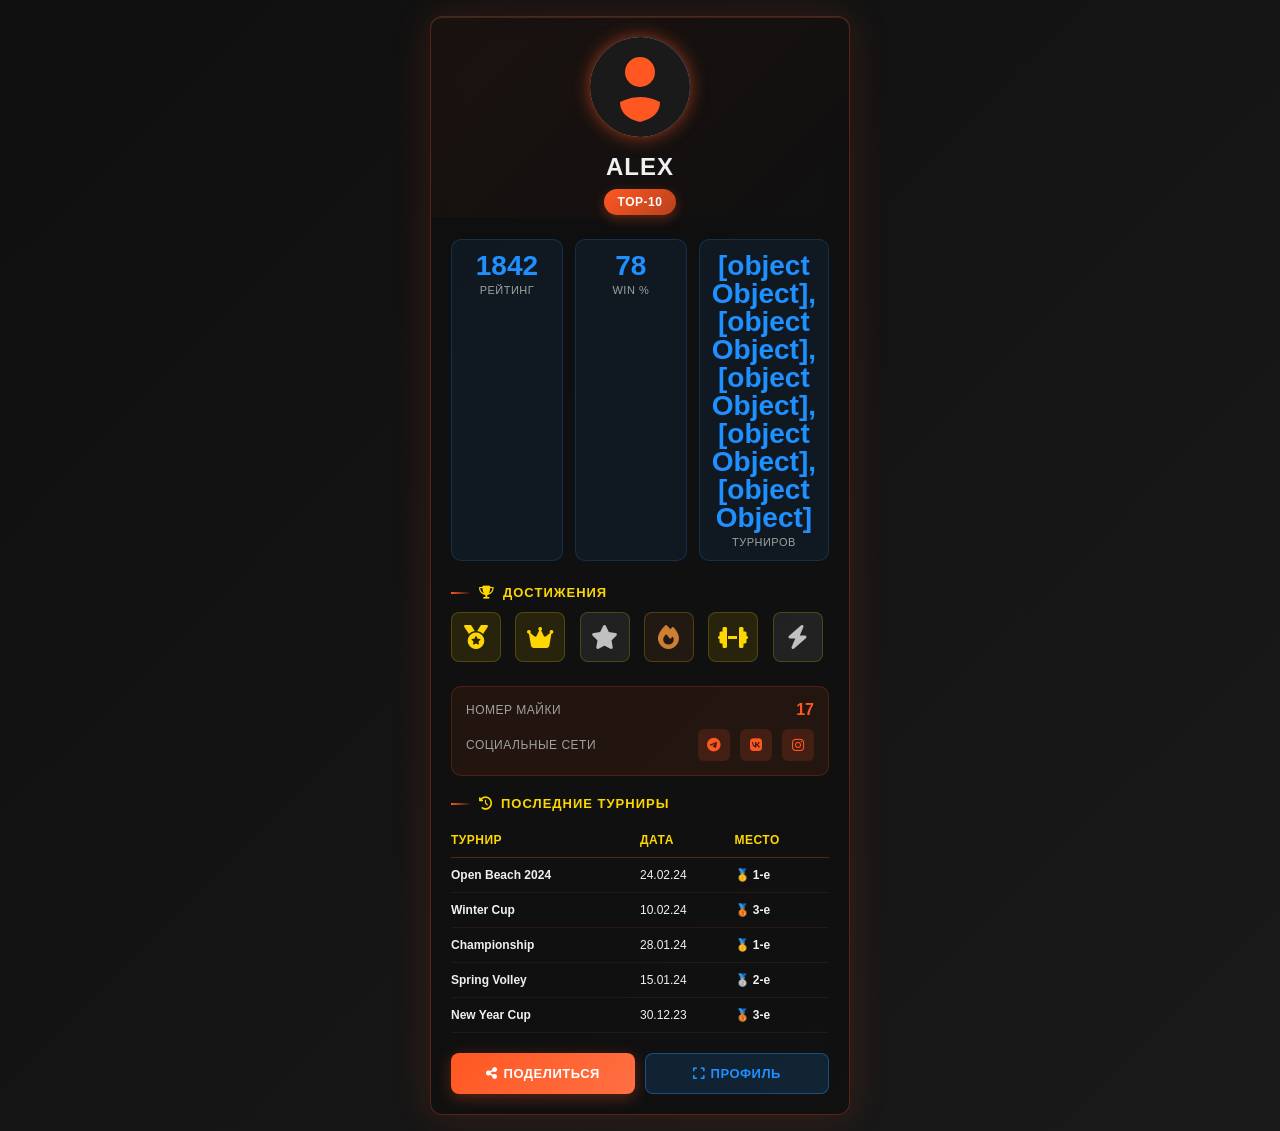
<file: player-card.html>
<!DOCTYPE html>
<html lang="ru">
<head>
  <meta charset="UTF-8">
  <meta name="viewport" content="width=device-width, initial-scale=1.0">
  <title>Карточка игрока (prototype) — Volley</title>
  <meta http-equiv="refresh" content="0; url=prototypes/player-card.html">
  <style>
    body { font-family: system-ui, -apple-system, Segoe UI, Roboto, sans-serif; padding: 24px; line-height: 1.5; }
    code { background: #f2f2f2; padding: 2px 6px; border-radius: 6px; }
  </style>
</head>
<body>
  <p>Эта страница переехала в <code>prototypes/player-card.html</code>.</p>
  <p><a href="prototypes/player-card.html">Открыть прототип</a></p>
</body>
</html>
</file>
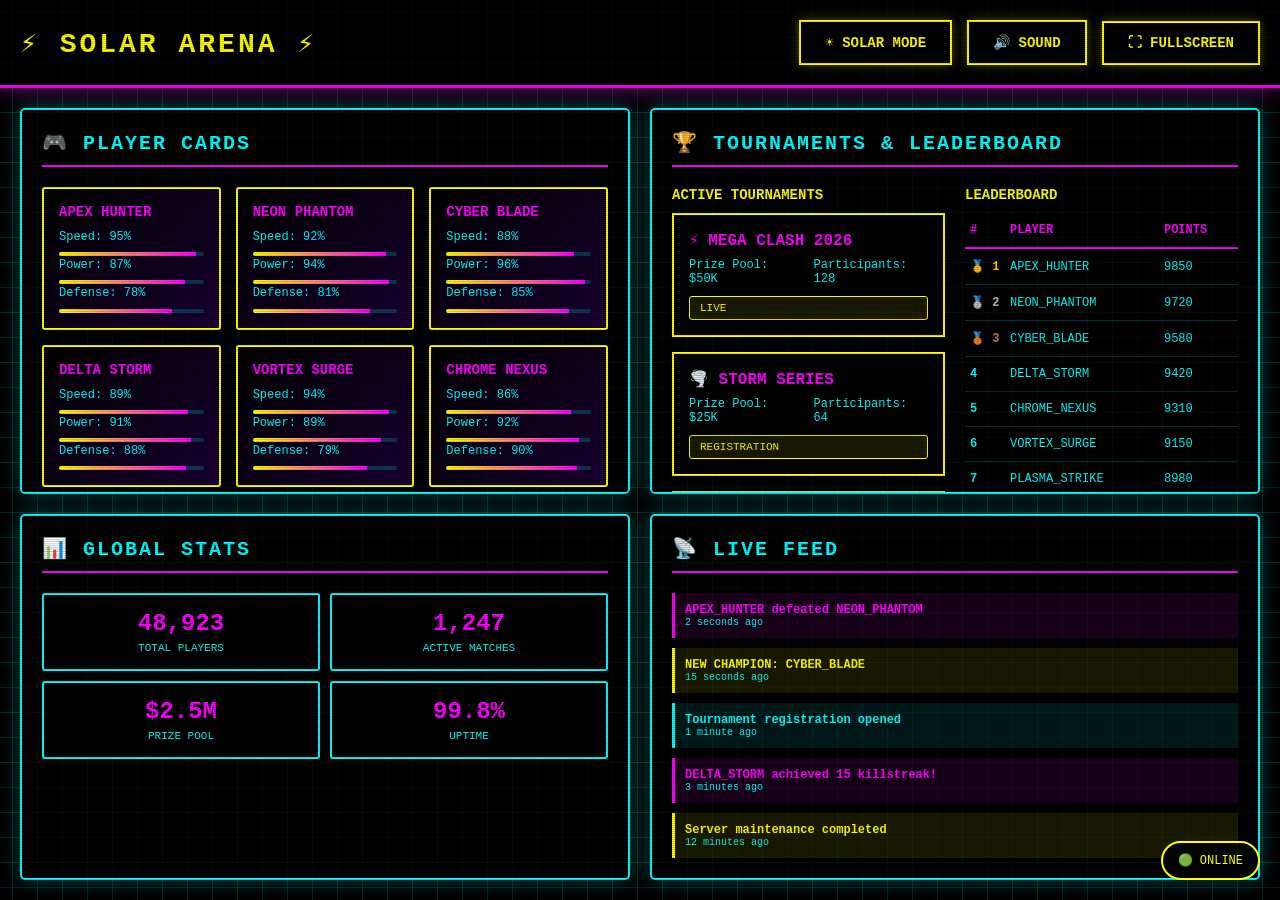
<file: showcase.html>
<!DOCTYPE html>
<html lang="en">
<head>
    <meta charset="UTF-8">
    <meta name="viewport" content="width=device-width, initial-scale=1.0">
    <meta name="description" content="Solar Cyberpunk Arena - The most insane gaming platform ever created">
    <meta name="theme-color" content="#000000">
    <meta name="mobile-web-app-capable" content="yes">
    <meta name="apple-mobile-web-app-capable" content="yes">
    <meta name="apple-mobile-web-app-status-bar-style" content="black-translucent">
    <title>⚡ SOLAR CYBERPUNK ARENA ⚡</title>
    <style>
        * {
            margin: 0;
            padding: 0;
            box-sizing: border-box;
        }

        :root {
            --primary: #FFFF00;
            --secondary: #FF00FF;
            --tertiary: #00FFFF;
            --dark-bg: #000000;
            --light-bg: #FFFFFF;
            --grid-size: 2px;
        }

        html, body {
            font-family: 'Courier New', monospace;
            background: var(--dark-bg);
            color: var(--primary);
            overflow: hidden;
            height: 100vh;
            width: 100vw;
        }

        /* SOLAR MODE */
        body.solar-mode {
            background: linear-gradient(135deg, #FFFF00 0%, #FFD700 25%, #FFA500 50%, #FF00FF 75%, #00FFFF 100%);
            background-size: 400% 400%;
            animation: solargradient 15s ease infinite;
        }

        body.solar-mode * {
            text-shadow: 0 0 10px #000, 0 0 20px rgba(0,0,0,0.5);
        }

        @keyframes solargradient {
            0% { background-position: 0% 50%; }
            50% { background-position: 100% 50%; }
            100% { background-position: 0% 50%; }
        }

        /* GRID BACKGROUND */
        .grid-bg {
            position: fixed;
            top: 0;
            left: 0;
            width: 100%;
            height: 100%;
            background-image:
                linear-gradient(0deg, transparent 24%, rgba(0,255,255,.15) 25%, rgba(0,255,255,.15) 26%, transparent 27%, transparent 74%, rgba(0,255,255,.15) 75%, rgba(0,255,255,.15) 76%, transparent 77%, transparent),
                linear-gradient(90deg, transparent 24%, rgba(0,255,255,.15) 25%, rgba(0,255,255,.15) 26%, transparent 27%, transparent 74%, rgba(0,255,255,.15) 75%, rgba(0,255,255,.15) 76%, transparent 77%, transparent);
            background-size: 50px 50px;
            pointer-events: none;
            z-index: 1;
            animation: gridmove 20s linear infinite;
        }

        @keyframes gridmove {
            0% { transform: translateY(0); }
            100% { transform: translateY(50px); }
        }

        /* MAIN CONTAINER */
        .container {
            position: relative;
            z-index: 2;
            width: 100%;
            height: 100%;
            display: flex;
            flex-direction: column;
        }

        /* HEADER */
        .header {
            padding: 20px;
            background: rgba(0, 0, 0, 0.8);
            border-bottom: 3px solid var(--secondary);
            display: flex;
            justify-content: space-between;
            align-items: center;
            box-shadow: 0 0 20px rgba(255, 0, 255, 0.5);
        }

        .logo {
            font-size: 28px;
            font-weight: bold;
            text-transform: uppercase;
            letter-spacing: 3px;
            animation: glow 2s ease-in-out infinite;
        }

        @keyframes glow {
            0%, 100% { text-shadow: 0 0 10px var(--primary), 0 0 20px var(--secondary); }
            50% { text-shadow: 0 0 20px var(--primary), 0 0 40px var(--secondary), 0 0 60px var(--tertiary); }
        }

        .header-controls {
            display: flex;
            gap: 15px;
            align-items: center;
        }

        .btn {
            padding: 12px 24px;
            border: 2px solid var(--primary);
            background: rgba(0, 0, 0, 0.5);
            color: var(--primary);
            cursor: pointer;
            font-family: 'Courier New', monospace;
            font-size: 14px;
            font-weight: bold;
            text-transform: uppercase;
            transition: all 0.3s ease;
            box-shadow: 0 0 10px rgba(255, 255, 0, 0.3);
            position: relative;
        }

        .btn:hover {
            background: var(--primary);
            color: var(--dark-bg);
            box-shadow: 0 0 30px rgba(255, 255, 0, 0.8);
            transform: translateY(-3px);
        }

        .btn.active {
            background: var(--secondary);
            border-color: var(--secondary);
            color: var(--light-bg);
            box-shadow: 0 0 30px rgba(255, 0, 255, 0.8);
        }

        /* MAIN CONTENT */
        .content {
            flex: 1;
            display: grid;
            grid-template-columns: 1fr 1fr;
            gap: 20px;
            padding: 20px;
            overflow-y: auto;
        }

        .section {
            border: 2px solid var(--tertiary);
            background: rgba(0, 0, 0, 0.7);
            padding: 20px;
            border-radius: 5px;
            box-shadow: 0 0 20px rgba(0, 255, 255, 0.3);
            overflow-y: auto;
            max-height: 100%;
        }

        .section h2 {
            font-size: 20px;
            margin-bottom: 20px;
            color: var(--tertiary);
            border-bottom: 2px solid var(--secondary);
            padding-bottom: 10px;
            text-transform: uppercase;
            letter-spacing: 2px;
        }

        /* CARD GALLERY */
        .card-gallery {
            display: grid;
            grid-template-columns: repeat(auto-fit, minmax(150px, 1fr));
            gap: 15px;
        }

        .player-card {
            border: 2px solid var(--primary);
            background: linear-gradient(135deg, rgba(0, 0, 0, 0.9), rgba(50, 0, 100, 0.5));
            padding: 15px;
            cursor: pointer;
            transition: all 0.3s ease;
            position: relative;
            overflow: hidden;
            border-radius: 3px;
        }

        .player-card::before {
            content: '';
            position: absolute;
            top: 0;
            left: -100%;
            width: 100%;
            height: 100%;
            background: linear-gradient(90deg, transparent, rgba(255, 255, 0, 0.3), transparent);
            transition: left 0.5s ease;
        }

        .player-card:hover {
            border-color: var(--secondary);
            box-shadow: 0 0 20px rgba(255, 0, 255, 0.6), inset 0 0 20px rgba(255, 255, 0, 0.1);
            transform: scale(1.05) rotateY(5deg);
        }

        .player-card:hover::before {
            left: 100%;
        }

        .card-name {
            font-weight: bold;
            color: var(--secondary);
            margin-bottom: 8px;
            font-size: 14px;
            text-transform: uppercase;
        }

        .card-stats {
            font-size: 12px;
            color: var(--tertiary);
            line-height: 1.6;
        }

        .stat-bar {
            width: 100%;
            height: 4px;
            background: rgba(0, 255, 255, 0.2);
            margin-top: 5px;
            border-radius: 2px;
            overflow: hidden;
        }

        .stat-fill {
            height: 100%;
            background: linear-gradient(90deg, var(--primary), var(--secondary));
            animation: pulse 2s ease-in-out infinite;
        }

        @keyframes pulse {
            0%, 100% { opacity: 0.7; }
            50% { opacity: 1; }
        }

        /* TOURNAMENTS */
        .tournament-list {
            display: flex;
            flex-direction: column;
            gap: 15px;
        }

        .tournament-item {
            border: 2px solid var(--primary);
            padding: 15px;
            background: rgba(0, 0, 0, 0.6);
            cursor: pointer;
            transition: all 0.3s ease;
            position: relative;
        }

        .tournament-item:hover {
            background: rgba(255, 255, 0, 0.1);
            border-color: var(--secondary);
            transform: translateX(10px);
        }

        .tournament-title {
            color: var(--secondary);
            font-weight: bold;
            margin-bottom: 8px;
            text-transform: uppercase;
        }

        .tournament-info {
            font-size: 12px;
            color: var(--tertiary);
            display: grid;
            grid-template-columns: 1fr 1fr;
            gap: 10px;
            margin-bottom: 10px;
        }

        .tournament-status {
            padding: 5px 10px;
            border: 1px solid var(--primary);
            font-size: 11px;
            text-transform: uppercase;
            background: rgba(255, 255, 0, 0.1);
            border-radius: 3px;
            color: var(--primary);
        }

        /* LEADERBOARD */
        .leaderboard-table {
            width: 100%;
            border-collapse: collapse;
            font-size: 12px;
        }

        .leaderboard-table th {
            border-bottom: 2px solid var(--secondary);
            padding: 10px 5px;
            text-align: left;
            color: var(--secondary);
            text-transform: uppercase;
            font-weight: bold;
        }

        .leaderboard-table td {
            padding: 10px 5px;
            border-bottom: 1px solid rgba(0, 255, 255, 0.2);
            color: var(--tertiary);
        }

        .leaderboard-table tr:hover {
            background: rgba(255, 255, 0, 0.05);
        }

        .rank {
            color: var(--primary);
            font-weight: bold;
            width: 40px;
        }

        .rank.gold { color: #FFD700; }
        .rank.silver { color: #C0C0C0; }
        .rank.bronze { color: #CD7F32; }

        /* STATS PANEL */
        .stats-panel {
            display: grid;
            grid-template-columns: 1fr 1fr;
            gap: 10px;
        }

        .stat-box {
            border: 2px solid var(--tertiary);
            padding: 15px;
            background: rgba(0, 0, 0, 0.6);
            border-radius: 3px;
            text-align: center;
        }

        .stat-value {
            font-size: 24px;
            font-weight: bold;
            color: var(--secondary);
            margin-bottom: 5px;
        }

        .stat-label {
            font-size: 11px;
            color: var(--tertiary);
            text-transform: uppercase;
        }

        /* ANIMATIONS */
        @keyframes scanlines {
            0% { transform: translateY(0); }
            100% { transform: translateY(10px); }
        }

        .scanlines {
            position: fixed;
            top: 0;
            left: 0;
            width: 100%;
            height: 100%;
            pointer-events: none;
            z-index: 999;
            background: repeating-linear-gradient(
                0deg,
                rgba(0, 0, 0, 0.15),
                rgba(0, 0, 0, 0.15) 1px,
                transparent 1px,
                transparent 2px
            );
            animation: scanlines 8s linear infinite;
        }

        /* RESPONSIVE */
        @media (max-width: 1200px) {
            .content {
                grid-template-columns: 1fr;
            }
        }

        /* SCROLLBAR STYLING */
        ::-webkit-scrollbar {
            width: 12px;
        }

        ::-webkit-scrollbar-track {
            background: rgba(0, 0, 0, 0.5);
        }

        ::-webkit-scrollbar-thumb {
            background: linear-gradient(180deg, var(--primary), var(--secondary));
            border-radius: 6px;
        }

        ::-webkit-scrollbar-thumb:hover {
            background: linear-gradient(180deg, var(--secondary), var(--tertiary));
        }

        /* PWA SUPPORT */
        @supports (display: grid) {
            .pwa-indicator {
                position: fixed;
                bottom: 20px;
                right: 20px;
                background: rgba(0, 0, 0, 0.8);
                border: 2px solid var(--primary);
                padding: 10px 15px;
                border-radius: 20px;
                font-size: 12px;
                z-index: 1000;
                cursor: pointer;
                transition: all 0.3s ease;
            }

            .pwa-indicator:hover {
                box-shadow: 0 0 20px rgba(255, 255, 0, 0.5);
            }

            .pwa-indicator.offline {
                border-color: var(--secondary);
                color: var(--secondary);
            }
        }
    </style>
</head>
<body class="dark-mode">
    <div class="grid-bg"></div>

    <div class="container">
        <header class="header">
            <div class="logo">⚡ SOLAR ARENA ⚡</div>
            <div class="header-controls">
                <button class="btn" id="themeToggle">☀️ SOLAR MODE</button>
                <button class="btn" id="soundToggle">🔊 SOUND</button>
                <button class="btn" id="fullscreenBtn">⛶ FULLSCREEN</button>
            </div>
        </header>

        <div class="content">
            <!-- CARDS SECTION -->
            <div class="section">
                <h2>🎮 PLAYER CARDS</h2>
                <div class="card-gallery" id="cardGallery">
                    <div class="player-card">
                        <div class="card-name">APEX HUNTER</div>
                        <div class="card-stats">
                            Speed: 95%
                            <div class="stat-bar"><div class="stat-fill" style="width: 95%;"></div></div>
                            Power: 87%
                            <div class="stat-bar"><div class="stat-fill" style="width: 87%;"></div></div>
                            Defense: 78%
                            <div class="stat-bar"><div class="stat-fill" style="width: 78%;"></div></div>
                        </div>
                    </div>

                    <div class="player-card">
                        <div class="card-name">NEON PHANTOM</div>
                        <div class="card-stats">
                            Speed: 92%
                            <div class="stat-bar"><div class="stat-fill" style="width: 92%;"></div></div>
                            Power: 94%
                            <div class="stat-bar"><div class="stat-fill" style="width: 94%;"></div></div>
                            Defense: 81%
                            <div class="stat-bar"><div class="stat-fill" style="width: 81%;"></div></div>
                        </div>
                    </div>

                    <div class="player-card">
                        <div class="card-name">CYBER BLADE</div>
                        <div class="card-stats">
                            Speed: 88%
                            <div class="stat-bar"><div class="stat-fill" style="width: 88%;"></div></div>
                            Power: 96%
                            <div class="stat-bar"><div class="stat-fill" style="width: 96%;"></div></div>
                            Defense: 85%
                            <div class="stat-bar"><div class="stat-fill" style="width: 85%;"></div></div>
                        </div>
                    </div>

                    <div class="player-card">
                        <div class="card-name">DELTA STORM</div>
                        <div class="card-stats">
                            Speed: 89%
                            <div class="stat-bar"><div class="stat-fill" style="width: 89%;"></div></div>
                            Power: 91%
                            <div class="stat-bar"><div class="stat-fill" style="width: 91%;"></div></div>
                            Defense: 88%
                            <div class="stat-bar"><div class="stat-fill" style="width: 88%;"></div></div>
                        </div>
                    </div>

                    <div class="player-card">
                        <div class="card-name">VORTEX SURGE</div>
                        <div class="card-stats">
                            Speed: 94%
                            <div class="stat-bar"><div class="stat-fill" style="width: 94%;"></div></div>
                            Power: 89%
                            <div class="stat-bar"><div class="stat-fill" style="width: 89%;"></div></div>
                            Defense: 79%
                            <div class="stat-bar"><div class="stat-fill" style="width: 79%;"></div></div>
                        </div>
                    </div>

                    <div class="player-card">
                        <div class="card-name">CHROME NEXUS</div>
                        <div class="card-stats">
                            Speed: 86%
                            <div class="stat-bar"><div class="stat-fill" style="width: 86%;"></div></div>
                            Power: 92%
                            <div class="stat-bar"><div class="stat-fill" style="width: 92%;"></div></div>
                            Defense: 90%
                            <div class="stat-bar"><div class="stat-fill" style="width: 90%;"></div></div>
                        </div>
                    </div>
                </div>
            </div>

            <!-- TOURNAMENTS & LEADERBOARD SECTION -->
            <div class="section">
                <h2>🏆 TOURNAMENTS & LEADERBOARD</h2>
                <div style="display: grid; grid-template-columns: 1fr 1fr; gap: 20px; height: 100%;">
                    <div>
                        <h3 style="color: var(--primary); font-size: 14px; margin-bottom: 10px; text-transform: uppercase;">Active Tournaments</h3>
                        <div class="tournament-list">
                            <div class="tournament-item">
                                <div class="tournament-title">⚡ MEGA CLASH 2026</div>
                                <div class="tournament-info">
                                    <div>Prize Pool: $50K</div>
                                    <div>Participants: 128</div>
                                </div>
                                <div class="tournament-status">LIVE</div>
                            </div>

                            <div class="tournament-item">
                                <div class="tournament-title">🌪️ STORM SERIES</div>
                                <div class="tournament-info">
                                    <div>Prize Pool: $25K</div>
                                    <div>Participants: 64</div>
                                </div>
                                <div class="tournament-status">REGISTRATION</div>
                            </div>

                            <div class="tournament-item">
                                <div class="tournament-title">💫 NOVA CHAMPIONSHIP</div>
                                <div class="tournament-info">
                                    <div>Prize Pool: $100K</div>
                                    <div>Participants: 256</div>
                                </div>
                                <div class="tournament-status">STARTING SOON</div>
                            </div>
                        </div>
                    </div>

                    <div>
                        <h3 style="color: var(--primary); font-size: 14px; margin-bottom: 10px; text-transform: uppercase;">Leaderboard</h3>
                        <table class="leaderboard-table">
                            <thead>
                                <tr>
                                    <th>#</th>
                                    <th>Player</th>
                                    <th>Points</th>
                                </tr>
                            </thead>
                            <tbody>
                                <tr>
                                    <td class="rank gold">🥇 1</td>
                                    <td>APEX_HUNTER</td>
                                    <td>9850</td>
                                </tr>
                                <tr>
                                    <td class="rank silver">🥈 2</td>
                                    <td>NEON_PHANTOM</td>
                                    <td>9720</td>
                                </tr>
                                <tr>
                                    <td class="rank bronze">🥉 3</td>
                                    <td>CYBER_BLADE</td>
                                    <td>9580</td>
                                </tr>
                                <tr>
                                    <td class="rank">4</td>
                                    <td>DELTA_STORM</td>
                                    <td>9420</td>
                                </tr>
                                <tr>
                                    <td class="rank">5</td>
                                    <td>CHROME_NEXUS</td>
                                    <td>9310</td>
                                </tr>
                                <tr>
                                    <td class="rank">6</td>
                                    <td>VORTEX_SURGE</td>
                                    <td>9150</td>
                                </tr>
                                <tr>
                                    <td class="rank">7</td>
                                    <td>PLASMA_STRIKE</td>
                                    <td>8980</td>
                                </tr>
                                <tr>
                                    <td class="rank">8</td>
                                    <td>VOLT_ECHO</td>
                                    <td>8750</td>
                                </tr>
                            </tbody>
                        </table>
                    </div>
                </div>
            </div>

            <!-- STATS PANEL -->
            <div class="section">
                <h2>📊 GLOBAL STATS</h2>
                <div class="stats-panel">
                    <div class="stat-box">
                        <div class="stat-value">48,923</div>
                        <div class="stat-label">Total Players</div>
                    </div>
                    <div class="stat-box">
                        <div class="stat-value">1,247</div>
                        <div class="stat-label">Active Matches</div>
                    </div>
                    <div class="stat-box">
                        <div class="stat-value">$2.5M</div>
                        <div class="stat-label">Prize Pool</div>
                    </div>
                    <div class="stat-box">
                        <div class="stat-value">99.8%</div>
                        <div class="stat-label">Uptime</div>
                    </div>
                </div>
            </div>

            <!-- LIVE FEED -->
            <div class="section">
                <h2>📡 LIVE FEED</h2>
                <div style="display: flex; flex-direction: column; gap: 10px;">
                    <div style="padding: 10px; border-left: 3px solid var(--secondary); background: rgba(255, 0, 255, 0.1);">
                        <div style="color: var(--secondary); font-size: 12px; font-weight: bold;">APEX_HUNTER defeated NEON_PHANTOM</div>
                        <div style="color: var(--tertiary); font-size: 10px;">2 seconds ago</div>
                    </div>
                    <div style="padding: 10px; border-left: 3px solid var(--primary); background: rgba(255, 255, 0, 0.1);">
                        <div style="color: var(--primary); font-size: 12px; font-weight: bold;">NEW CHAMPION: CYBER_BLADE</div>
                        <div style="color: var(--tertiary); font-size: 10px;">15 seconds ago</div>
                    </div>
                    <div style="padding: 10px; border-left: 3px solid var(--tertiary); background: rgba(0, 255, 255, 0.1);">
                        <div style="color: var(--tertiary); font-size: 12px; font-weight: bold;">Tournament registration opened</div>
                        <div style="color: var(--tertiary); font-size: 10px;">1 minute ago</div>
                    </div>
                    <div style="padding: 10px; border-left: 3px solid var(--secondary); background: rgba(255, 0, 255, 0.1);">
                        <div style="color: var(--secondary); font-size: 12px; font-weight: bold;">DELTA_STORM achieved 15 killstreak!</div>
                        <div style="color: var(--tertiary); font-size: 10px;">3 minutes ago</div>
                    </div>
                    <div style="padding: 10px; border-left: 3px solid var(--primary); background: rgba(255, 255, 0, 0.1);">
                        <div style="color: var(--primary); font-size: 12px; font-weight: bold;">Server maintenance completed</div>
                        <div style="color: var(--tertiary); font-size: 10px;">12 minutes ago</div>
                    </div>
                </div>
            </div>
        </div>
    </div>

    <!-- SCANLINES EFFECT -->
    <div class="scanlines"></div>

    <!-- PWA INDICATOR -->
    <div class="pwa-indicator" id="pwaIndicator">🟢 ONLINE</div>

    <script>
        // SOLAR MODE TOGGLE
        const themeToggle = document.getElementById('themeToggle');
        const body = document.body;
        let isSolarMode = false;

        themeToggle.addEventListener('click', () => {
            isSolarMode = !isSolarMode;
            if (isSolarMode) {
                body.classList.add('solar-mode');
                themeToggle.classList.add('active');
                themeToggle.textContent = '🌙 NIGHT MODE';
            } else {
                body.classList.remove('solar-mode');
                themeToggle.classList.remove('active');
                themeToggle.textContent = '☀️ SOLAR MODE';
            }
        });

        // SOUND TOGGLE
        const soundToggle = document.getElementById('soundToggle');
        let soundEnabled = false;

        soundToggle.addEventListener('click', () => {
            soundEnabled = !soundEnabled;
            if (soundEnabled) {
                soundToggle.classList.add('active');
                soundToggle.textContent = '🔊 SOUND ON';
                playBeep();
            } else {
                soundToggle.classList.remove('active');
                soundToggle.textContent = '🔇 SOUND OFF';
            }
        });

        // FULLSCREEN
        const fullscreenBtn = document.getElementById('fullscreenBtn');
        fullscreenBtn.addEventListener('click', () => {
            if (!document.fullscreenElement) {
                document.documentElement.requestFullscreen().catch(err => {
                    console.log('Fullscreen request failed:', err);
                });
            } else {
                document.exitFullscreen();
            }
        });

        // AUDIO BEEP
        function playBeep() {
            const audioContext = new (window.AudioContext || window.webkitAudioContext)();
            const oscillator = audioContext.createOscillator();
            const gainNode = audioContext.createGain();

            oscillator.connect(gainNode);
            gainNode.connect(audioContext.destination);

            oscillator.frequency.value = 800;
            oscillator.type = 'sine';

            gainNode.gain.setValueAtTime(0.3, audioContext.currentTime);
            gainNode.gain.exponentialRampToValueAtTime(0.01, audioContext.currentTime + 0.1);

            oscillator.start(audioContext.currentTime);
            oscillator.stop(audioContext.currentTime + 0.1);
        }

        // INTERACTIVE CARDS
        const cards = document.querySelectorAll('.player-card');
        cards.forEach(card => {
            card.addEventListener('click', () => {
                if (soundEnabled) playBeep();
                card.style.borderColor = 'var(--secondary)';
                setTimeout(() => {
                    card.style.borderColor = 'var(--primary)';
                }, 500);
            });
        });

        // PWA DETECTION
        const pwaIndicator = document.getElementById('pwaIndicator');
        window.addEventListener('online', () => {
            pwaIndicator.textContent = '🟢 ONLINE';
            pwaIndicator.classList.remove('offline');
        });

        window.addEventListener('offline', () => {
            pwaIndicator.textContent = '🔴 OFFLINE';
            pwaIndicator.classList.add('offline');
        });

        // SERVICE WORKER REGISTRATION (PWA)
        if ('serviceWorker' in navigator) {
            navigator.serviceWorker.register('data:text/javascript,', {scope: '/'}).catch(() => {});
        }

        // KEYBOARD SHORTCUTS
        document.addEventListener('keydown', (e) => {
            if (e.key === 's' && e.ctrlKey) {
                e.preventDefault();
                themeToggle.click();
            }
            if (e.key === 'f' && e.ctrlKey) {
                e.preventDefault();
                fullscreenBtn.click();
            }
        });

        // PERFORMANCE OPTIMIZATION
        if ('requestIdleCallback' in window) {
            requestIdleCallback(() => {
                console.log('Solar Arena fully loaded and optimized! 🚀');
            });
        }
    </script>
</body>
</html>
</file>
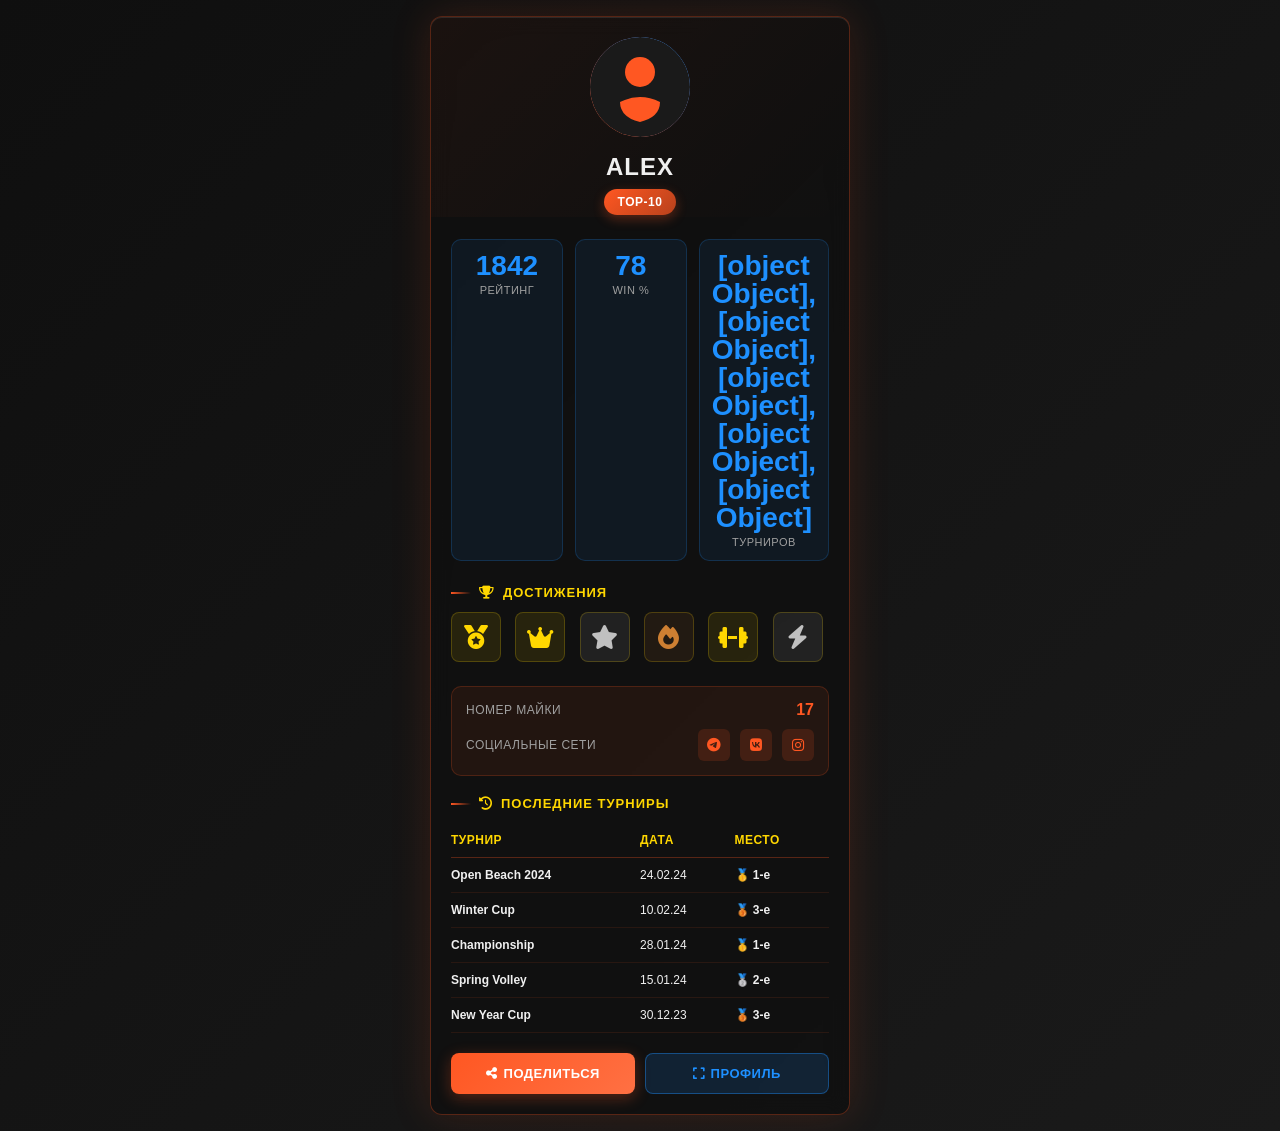
<file: prototypes/player-card.html>
<!DOCTYPE html>
<html lang="ru">
<head>
    <meta charset="UTF-8">
    <meta name="viewport" content="width=device-width, initial-scale=1.0">
    <title>Карточка игрока — Лютые пляжники</title>
    <link rel="stylesheet" href="https://cdnjs.cloudflare.com/ajax/libs/font-awesome/6.4.0/css/all.min.css">
    <style>
        /* ====== CSS ПЕРЕМЕННЫЕ ====== */
        :root {
            --color-fire: #FF5722;        /* Огненный оранжевый */
            --color-ice: #1E90FF;         /* Ледяной синий */
            --color-gold: #FFD700;        /* Золото */
            --color-dark: #0f0f0f;        /* Угольно-чёрный */
            --color-gray: #1a1a1a;        /* Глубокий серый */
            --color-text: #f0f0f0;        /* Белый текст */
            --color-text-muted: #a0a0a0;  /* Приглушённый текст */
            --border-radius: 12px;
            --transition: 0.3s cubic-bezier(0.4, 0, 0.2, 1);
        }

        * {
            margin: 0;
            padding: 0;
            box-sizing: border-box;
        }

        body {
            font-family: -apple-system, BlinkMacSystemFont, 'Segoe UI', Roboto, Oxygen, Ubuntu, Cantarell, sans-serif;
            background: linear-gradient(135deg, var(--color-dark) 0%, var(--color-gray) 100%);
            min-height: 100vh;
            display: flex;
            align-items: center;
            justify-content: center;
            padding: 16px;
        }

        /* ====== ГЛАВНЫЙ КОНТЕЙНЕР КАРТОЧКИ ====== */
        .player-card {
            width: 100%;
            max-width: 420px;
            background: rgba(15, 15, 15, 0.7);
            backdrop-filter: blur(10px);
            border: 1px solid rgba(255, 87, 34, 0.3);
            border-radius: var(--border-radius);
            padding: 20px;
            box-shadow:
                0 0 40px rgba(255, 87, 34, 0.15),
                inset 0 1px 0 rgba(255, 255, 255, 0.1);
            transition: all var(--transition);
            position: relative;
            overflow: hidden;
        }

        /* Активное состояние при наведении на desktop */
        @media (hover: hover) {
            .player-card:hover {
                border-color: rgba(255, 87, 34, 0.6);
                box-shadow:
                    0 0 60px rgba(255, 87, 34, 0.25),
                    inset 0 1px 0 rgba(255, 255, 255, 0.15);
                transform: translateY(-2px);
            }
        }

        /* Фоновый градиент (скрытый слой) */
        .player-card::before {
            content: '';
            position: absolute;
            top: 0;
            left: 0;
            right: 0;
            height: 200px;
            background: linear-gradient(135deg, rgba(255, 87, 34, 0.05) 0%, transparent 100%);
            pointer-events: none;
        }

        /* ====== HEADER СЕКЦИЯ ====== */
        .card-header {
            text-align: center;
            margin-bottom: 24px;
            position: relative;
            z-index: 1;
        }

        /* Аватар с кольцом */
        .avatar-container {
            position: relative;
            width: 100px;
            height: 100px;
            margin: 0 auto 16px;
        }

        .avatar-ring {
            position: absolute;
            inset: 0;
            border-radius: 50%;
            background: linear-gradient(45deg, var(--color-fire) 0%, var(--color-ice) 100%);
            padding: 3px;
            animation: ring-glow 3s ease-in-out infinite;
        }

        .avatar-ring::after {
            content: '';
            position: absolute;
            inset: 3px;
            border-radius: 50%;
            background: rgba(15, 15, 15, 0.9);
        }

        .avatar-img {
            position: absolute;
            inset: 0;
            border-radius: 50%;
            object-fit: cover;
            z-index: 2;
        }

        /* Анимация свечения кольца */
        @keyframes ring-glow {
            0%, 100% {
                box-shadow: 0 0 15px rgba(255, 87, 34, 0.5);
            }
            50% {
                box-shadow: 0 0 25px rgba(255, 87, 34, 0.8);
            }
        }

        .nickname {
            font-size: 24px;
            font-weight: 700;
            color: var(--color-text);
            text-transform: uppercase;
            letter-spacing: 1px;
            margin-bottom: 8px;
        }

        /* Ранг-бейдж */
        .rank-badge {
            display: inline-block;
            background: linear-gradient(135deg, var(--color-fire), rgba(255, 87, 34, 0.7));
            color: white;
            padding: 6px 14px;
            border-radius: 20px;
            font-size: 12px;
            font-weight: 600;
            letter-spacing: 0.5px;
            box-shadow: 0 4px 12px rgba(255, 87, 34, 0.3);
        }

        /* ====== STATS СЕКЦИЯ (ГЛАВНЫЕ ЦИФРЫ) ====== */
        .stats-grid {
            display: grid;
            grid-template-columns: 1fr 1fr 1fr;
            gap: 12px;
            margin-bottom: 24px;
            position: relative;
            z-index: 1;
        }

        .stat-item {
            background: rgba(30, 144, 255, 0.08);
            border: 1px solid rgba(30, 144, 255, 0.2);
            border-radius: 10px;
            padding: 12px;
            text-align: center;
            transition: all var(--transition);
        }

        @media (hover: hover) {
            .stat-item:hover {
                background: rgba(30, 144, 255, 0.15);
                border-color: rgba(30, 144, 255, 0.5);
                transform: translateY(-2px);
            }
        }

        .stat-value {
            display: block;
            font-size: 28px;
            font-weight: 800;
            color: var(--color-ice);
            line-height: 1;
            margin-bottom: 4px;
        }

        .stat-label {
            display: block;
            font-size: 11px;
            color: var(--color-text-muted);
            text-transform: uppercase;
            letter-spacing: 0.5px;
        }

        /* ====== ДОСТИЖЕНИЯ ====== */
        .achievements-section {
            margin-bottom: 24px;
            position: relative;
            z-index: 1;
        }

        .section-title {
            font-size: 13px;
            font-weight: 600;
            color: var(--color-gold);
            text-transform: uppercase;
            letter-spacing: 1px;
            margin-bottom: 12px;
            display: flex;
            align-items: center;
            gap: 8px;
        }

        .section-title::before {
            content: '';
            width: 20px;
            height: 2px;
            background: linear-gradient(90deg, var(--color-fire), transparent);
        }

        .achievements-grid {
            display: grid;
            grid-template-columns: repeat(auto-fit, minmax(45px, 1fr));
            gap: 8px;
        }

        .achievement-badge {
            width: 50px;
            height: 50px;
            display: flex;
            align-items: center;
            justify-content: center;
            border-radius: 8px;
            font-size: 24px;
            cursor: pointer;
            transition: all var(--transition);
            position: relative;
            border: 1px solid rgba(255, 215, 0, 0.2);
        }

        .achievement-badge.gold {
            background: rgba(255, 215, 0, 0.1);
            color: var(--color-gold);
        }

        .achievement-badge.silver {
            background: rgba(192, 192, 192, 0.1);
            color: #c0c0c0;
        }

        .achievement-badge.bronze {
            background: rgba(205, 127, 50, 0.1);
            color: #cd7f32;
        }

        @media (hover: hover) {
            .achievement-badge:hover {
                transform: scale(1.1);
                box-shadow: 0 0 20px currentColor;
                border-color: currentColor;
            }
        }

        /* ====== ЛИЧНАЯ ИНФОРМАЦИЯ ====== */
        .personal-info {
            background: rgba(255, 87, 34, 0.08);
            border: 1px solid rgba(255, 87, 34, 0.2);
            border-radius: 10px;
            padding: 14px;
            margin-bottom: 20px;
            position: relative;
            z-index: 1;
        }

        .info-row {
            display: flex;
            justify-content: space-between;
            align-items: center;
            margin-bottom: 10px;
        }

        .info-row:last-child {
            margin-bottom: 0;
        }

        .info-label {
            font-size: 12px;
            color: var(--color-text-muted);
            text-transform: uppercase;
            letter-spacing: 0.5px;
        }

        .info-value {
            font-size: 16px;
            font-weight: 600;
            color: var(--color-fire);
        }

        .social-links {
            display: flex;
            gap: 10px;
        }

        .social-icon {
            width: 32px;
            height: 32px;
            display: flex;
            align-items: center;
            justify-content: center;
            border-radius: 6px;
            background: rgba(255, 87, 34, 0.15);
            color: var(--color-fire);
            text-decoration: none;
            font-size: 14px;
            transition: all var(--transition);
            cursor: pointer;
        }

        @media (hover: hover) {
            .social-icon:hover {
                background: rgba(255, 87, 34, 0.3);
                transform: scale(1.1);
            }
        }

        /* ====== ИСТОРИЯ ТУРНИРОВ ====== */
        .history-section {
            position: relative;
            z-index: 1;
        }

        .history-table {
            width: 100%;
            font-size: 12px;
            border-collapse: collapse;
        }

        .history-table thead {
            border-bottom: 1px solid rgba(255, 87, 34, 0.3);
        }

        .history-table th {
            text-align: left;
            padding: 10px 0;
            color: var(--color-gold);
            font-weight: 600;
            text-transform: uppercase;
            letter-spacing: 0.5px;
        }

        .history-table td {
            padding: 10px 0;
            color: var(--color-text);
            border-bottom: 1px solid rgba(255, 87, 34, 0.1);
        }

        .tournament-name {
            font-weight: 600;
        }

        .tournament-place {
            color: var(--color-fire);
            font-weight: 700;
        }

        /* ====== КНОПКИ ДЕЙСТВИЙ ====== */
        .actions {
            display: grid;
            grid-template-columns: 1fr 1fr;
            gap: 10px;
            margin-top: 20px;
            position: relative;
            z-index: 1;
        }

        .btn {
            padding: 12px;
            border: none;
            border-radius: 8px;
            font-size: 13px;
            font-weight: 600;
            letter-spacing: 0.5px;
            cursor: pointer;
            transition: all var(--transition);
            text-transform: uppercase;
            display: flex;
            align-items: center;
            justify-content: center;
            gap: 6px;
        }

        .btn-primary {
            background: linear-gradient(135deg, var(--color-fire), #ff7043);
            color: white;
            box-shadow: 0 4px 15px rgba(255, 87, 34, 0.3);
        }

        @media (hover: hover) {
            .btn-primary:hover {
                box-shadow: 0 6px 20px rgba(255, 87, 34, 0.5);
                transform: translateY(-2px);
            }
        }

        .btn-secondary {
            background: rgba(30, 144, 255, 0.15);
            color: var(--color-ice);
            border: 1px solid rgba(30, 144, 255, 0.4);
        }

        @media (hover: hover) {
            .btn-secondary:hover {
                background: rgba(30, 144, 255, 0.25);
                border-color: rgba(30, 144, 255, 0.7);
            }
        }

        /* ====== МОДАЛЬНОЕ ОКНО ПРЕДПРОСМОТРА ====== */
        .modal {
            display: none;
            position: fixed;
            top: 0;
            left: 0;
            right: 0;
            bottom: 0;
            background: rgba(0, 0, 0, 0.8);
            z-index: 1000;
            align-items: center;
            justify-content: center;
            padding: 16px;
        }

        .modal.active {
            display: flex;
        }

        .modal-content {
            background: var(--color-dark);
            border-radius: 16px;
            padding: 20px;
            max-width: 420px;
            width: 100%;
            max-height: 90vh;
            overflow-y: auto;
        }

        .modal-header {
            display: flex;
            justify-content: space-between;
            align-items: center;
            margin-bottom: 20px;
        }

        .modal-title {
            font-size: 16px;
            font-weight: 700;
            color: var(--color-text);
        }

        .modal-close {
            background: none;
            border: none;
            color: var(--color-text-muted);
            font-size: 24px;
            cursor: pointer;
            transition: color var(--transition);
        }

        @media (hover: hover) {
            .modal-close:hover {
                color: var(--color-fire);
            }
        }

        /* ====== АДАПТИВНОСТЬ ДЛЯ МОБИЛОК ====== */
        @media (max-width: 480px) {
            .player-card {
                padding: 16px;
                max-width: 100%;
            }

            .nickname {
                font-size: 20px;
            }

            .stat-value {
                font-size: 24px;
            }

            .actions {
                grid-template-columns: 1fr;
            }
        }

        /* ====== РЕЖИМ "ПОДЕЛИТЬСЯ" (ДЛЯ СКРИНШОТА) ====== */
        .player-card.share-mode {
            margin: 0;
            border-radius: 20px;
            box-shadow: 0 0 60px rgba(255, 87, 34, 0.4);
        }
    </style>
</head>
<body>
    <!-- КАРТОЧКА ИГРОКА -->
    <div class="player-card" id="playerCard">
        <!-- HEADER -->
        <div class="card-header">
            <div class="avatar-container">
                <div class="avatar-ring"></div>
                <img src="data:image/svg+xml,%3Csvg xmlns='http://www.w3.org/2000/svg' viewBox='0 0 100 100'%3E%3Ccircle cx='50' cy='50' r='50' fill='%231a1a1a'/%3E%3Ccircle cx='50' cy='35' r='15' fill='%23FF5722'/%3E%3Cpath d='M30 65 Q50 55 70 65 Q70 80 50 85 Q30 80 30 65' fill='%23FF5722'/%3E%3C/svg%3E" alt="Player Avatar" class="avatar-img">
            </div>
            <div class="nickname" id="nickname">ALEX</div>
            <div class="rank-badge" id="rankBadge">TOP-10</div>
        </div>

        <!-- ОСНОВНЫЕ СТАТЫ -->
        <div class="stats-grid">
            <div class="stat-item">
                <span class="stat-value" id="rating">1842</span>
                <span class="stat-label">Рейтинг</span>
            </div>
            <div class="stat-item">
                <span class="stat-value" id="winRate">78</span>
                <span class="stat-label">Win %</span>
            </div>
            <div class="stat-item">
                <span class="stat-value" id="tournaments">24</span>
                <span class="stat-label">Турниров</span>
            </div>
        </div>

        <!-- ДОСТИЖЕНИЯ -->
        <div class="achievements-section">
            <div class="section-title">
                <i class="fas fa-trophy"></i> Достижения
            </div>
            <div class="achievements-grid" id="achievementsGrid">
                <div class="achievement-badge gold" title="1-е место: Open Beach 2024">
                    <i class="fas fa-medal"></i>
                </div>
                <div class="achievement-badge gold" title="1-е место: Championship 2024">
                    <i class="fas fa-crown"></i>
                </div>
                <div class="achievement-badge silver" title="2-е место: Spring Cup">
                    <i class="fas fa-star"></i>
                </div>
                <div class="achievement-badge bronze" title="3-е место: Summer Series">
                    <i class="fas fa-fire"></i>
                </div>
                <div class="achievement-badge gold" title="Лучший либеро">
                    <i class="fas fa-dumbbell"></i>
                </div>
                <div class="achievement-badge silver" title="Лучший атакующий">
                    <i class="fas fa-bolt"></i>
                </div>
            </div>
        </div>

        <!-- ЛИЧНАЯ ИНФОРМАЦИЯ -->
        <div class="personal-info">
            <div class="info-row">
                <span class="info-label">Номер майки</span>
                <span class="info-value" id="jerseyNumber">17</span>
            </div>
            <div class="info-row">
                <span class="info-label">Социальные сети</span>
                <div class="social-links">
                    <a href="#" class="social-icon" title="Telegram">
                        <i class="fab fa-telegram"></i>
                    </a>
                    <a href="#" class="social-icon" title="VK">
                        <i class="fab fa-vk"></i>
                    </a>
                    <a href="#" class="social-icon" title="Instagram">
                        <i class="fab fa-instagram"></i>
                    </a>
                </div>
            </div>
        </div>

        <!-- ИСТОРИЯ ТУРНИРОВ -->
        <div class="history-section">
            <div class="section-title">
                <i class="fas fa-history"></i> Последние турниры
            </div>
            <table class="history-table">
                <thead>
                    <tr>
                        <th style="width: 50%;">Турнир</th>
                        <th style="width: 25%;">Дата</th>
                        <th style="width: 25%;">Место</th>
                    </tr>
                </thead>
                <tbody id="historyTableBody">
                    <tr>
                        <td class="tournament-name">Open Beach 2024</td>
                        <td>24.02.24</td>
                        <td class="tournament-place">🥇 1-е</td>
                    </tr>
                    <tr>
                        <td class="tournament-name">Winter Cup</td>
                        <td>10.02.24</td>
                        <td class="tournament-place">🥉 3-е</td>
                    </tr>
                    <tr>
                        <td class="tournament-name">Championship</td>
                        <td>28.01.24</td>
                        <td class="tournament-place">🥇 1-е</td>
                    </tr>
                    <tr>
                        <td class="tournament-name">Spring Volley</td>
                        <td>15.01.24</td>
                        <td class="tournament-place">🥈 2-е</td>
                    </tr>
                    <tr>
                        <td class="tournament-name">New Year Cup</td>
                        <td>30.12.23</td>
                        <td class="tournament-place">🥉 3-е</td>
                    </tr>
                </tbody>
            </table>
        </div>

        <!-- КНОПКИ ДЕЙСТВИЙ -->
        <div class="actions">
            <button class="btn btn-primary" id="shareBtn">
                <i class="fas fa-share-alt"></i> Поделиться
            </button>
            <button class="btn btn-secondary" id="viewFullBtn">
                <i class="fas fa-expand"></i> Профиль
            </button>
        </div>
    </div>

    <!-- МОДАЛЬНОЕ ОКНО ПРЕДПРОСМОТРА -->
    <div class="modal" id="shareModal">
        <div class="modal-content">
            <div class="modal-header">
                <div class="modal-title">Готово для сторис 📸</div>
                <button class="modal-close" id="closeModal">&times;</button>
            </div>
            <div id="playerCardPreview"></div>
            <div class="actions" style="margin-top: 16px;">
                <button class="btn btn-primary" id="screenshotBtn">
                    <i class="fas fa-camera"></i> Скачать
                </button>
                <button class="btn btn-secondary" id="copyLink">
                    <i class="fas fa-link"></i> Скопировать ссылку
                </button>
            </div>
        </div>
    </div>

    <!-- СКРИПТ -->
    <script>
        // ====== КОНФИГУРАЦИЯ ИГРОКА ======
        const playerData = {
            nickname: 'ALEX',
            rank: 'TOP-10',
            rating: 1842,
            winRate: 78,
            tournaments: 24,
            jerseyNumber: 17,
            avatar: 'data:image/svg+xml,%3Csvg xmlns=%22http://www.w3.org/2000/svg%22 viewBox=%220 0 100 100%22%3E%3Ccircle cx=%2250%22 cy=%2250%22 r=%2250%22 fill=%22%231a1a1a%22/%3E%3Ccircle cx=%2250%22 cy=%2235%22 r=%2215%22 fill=%22%23FF5722%22/%3E%3Cpath d=%22M30 65 Q50 55 70 65 Q70 80 50 85 Q30 80 30 65%22 fill=%22%23FF5722%22/%3E%3C/svg%3E',
            achievements: [
                { type: 'gold', icon: 'medal', title: '1-е место: Open Beach 2024' },
                { type: 'gold', icon: 'crown', title: '1-е место: Championship 2024' },
                { type: 'silver', icon: 'star', title: '2-е место: Spring Cup' },
                { type: 'bronze', icon: 'fire', title: '3-е место: Summer Series' },
                { type: 'gold', icon: 'dumbbell', title: 'Лучший либеро' },
                { type: 'silver', icon: 'bolt', title: 'Лучший атакующий' }
            ],
            tournaments: [
                { name: 'Open Beach 2024', date: '24.02.24', place: '🥇 1-е' },
                { name: 'Winter Cup', date: '10.02.24', place: '🥉 3-е' },
                { name: 'Championship', date: '28.01.24', place: '🥇 1-е' },
                { name: 'Spring Volley', date: '15.01.24', place: '🥈 2-е' },
                { name: 'New Year Cup', date: '30.12.23', place: '🥉 3-е' }
            ]
        };

        // ====== DOM ЭЛЕМЕНТЫ ======
        const elements = {
            nickname: document.getElementById('nickname'),
            rankBadge: document.getElementById('rankBadge'),
            rating: document.getElementById('rating'),
            winRate: document.getElementById('winRate'),
            tournaments: document.getElementById('tournaments'),
            jerseyNumber: document.getElementById('jerseyNumber'),
            playerCard: document.getElementById('playerCard'),
            shareBtn: document.getElementById('shareBtn'),
            viewFullBtn: document.getElementById('viewFullBtn'),
            shareModal: document.getElementById('shareModal'),
            closeModal: document.getElementById('closeModal'),
            screenshotBtn: document.getElementById('screenshotBtn'),
            copyLink: document.getElementById('copyLink'),
            playerCardPreview: document.getElementById('playerCardPreview'),
            historyTableBody: document.getElementById('historyTableBody'),
            achievementsGrid: document.getElementById('achievementsGrid')
        };

        // ====== ИНИЦИАЛИЗАЦИЯ ДАННЫХ ======
        function initializePlayerCard() {
            elements.nickname.textContent = playerData.nickname;
            elements.rankBadge.textContent = playerData.rank;
            elements.rating.textContent = playerData.rating;
            elements.winRate.textContent = playerData.winRate;
            elements.tournaments.textContent = playerData.tournaments;
            elements.jerseyNumber.textContent = playerData.jerseyNumber;
        }

        // ====== ОБРАБОТЧИКИ КНОПОК ======
        elements.shareBtn.addEventListener('click', () => {
            elements.playerCardPreview.innerHTML = elements.playerCard.innerHTML;
            elements.shareModal.classList.add('active');
        });

        elements.closeModal.addEventListener('click', () => {
            elements.shareModal.classList.remove('active');
        });

        elements.shareModal.addEventListener('click', (e) => {
            if (e.target === elements.shareModal) {
                elements.shareModal.classList.remove('active');
            }
        });

        // Скачивание скриншота (используем html2canvas библиотеку если нужно)
        elements.screenshotBtn.addEventListener('click', async () => {
            // Функция работает с встроенными эффектами
            const card = elements.playerCardPreview.querySelector('.player-card') || elements.playerCard;
            alert('✨ Скриншот готов! На реальном сайте интегрируй html2canvas.\n\nПримерный код:\n\nhtml2canvas(card).then(canvas => {\n  const link = document.createElement("a");\n  link.href = canvas.toDataURL();\n  link.download = "player-card.png";\n  link.click();\n})');
        });

        elements.copyLink.addEventListener('click', () => {
            const playerUrl = `${window.location.origin}?player=${playerData.nickname}`;
            navigator.clipboard.writeText(playerUrl);
            alert('🔗 Ссылка скопирована в буфер обмена!');
        });

        // ====== ИНИЦИАЛИЗАЦИЯ ======
        initializePlayerCard();

        // ====== ФУНКЦИИ ДЛЯ ИНТЕГРАЦИИ В DJANGO ======
        /**
         * Обновить данные игрока (используй эту функцию при загрузке данных из API)
         * @param {Object} newData - Новые данные игрока
         */
        function updatePlayerData(newData) {
            const merged = { ...playerData, ...newData };
            playerData.nickname = merged.nickname;
            playerData.rank = merged.rank;
            playerData.rating = merged.rating;
            playerData.winRate = merged.winRate;
            playerData.tournaments = merged.tournaments;
            playerData.jerseyNumber = merged.jerseyNumber;

            initializePlayerCard();
        }

        /**
         * Получить данные игрока в JSON формате (для отправки на сервер)
         */
        function getPlayerData() {
            return playerData;
        }

        // Экспорт функций в глобальную область (для использования из шаблонов Django)
        window.playerCardAPI = { updatePlayerData, getPlayerData };
    </script>
</body>
</html>
</file>
